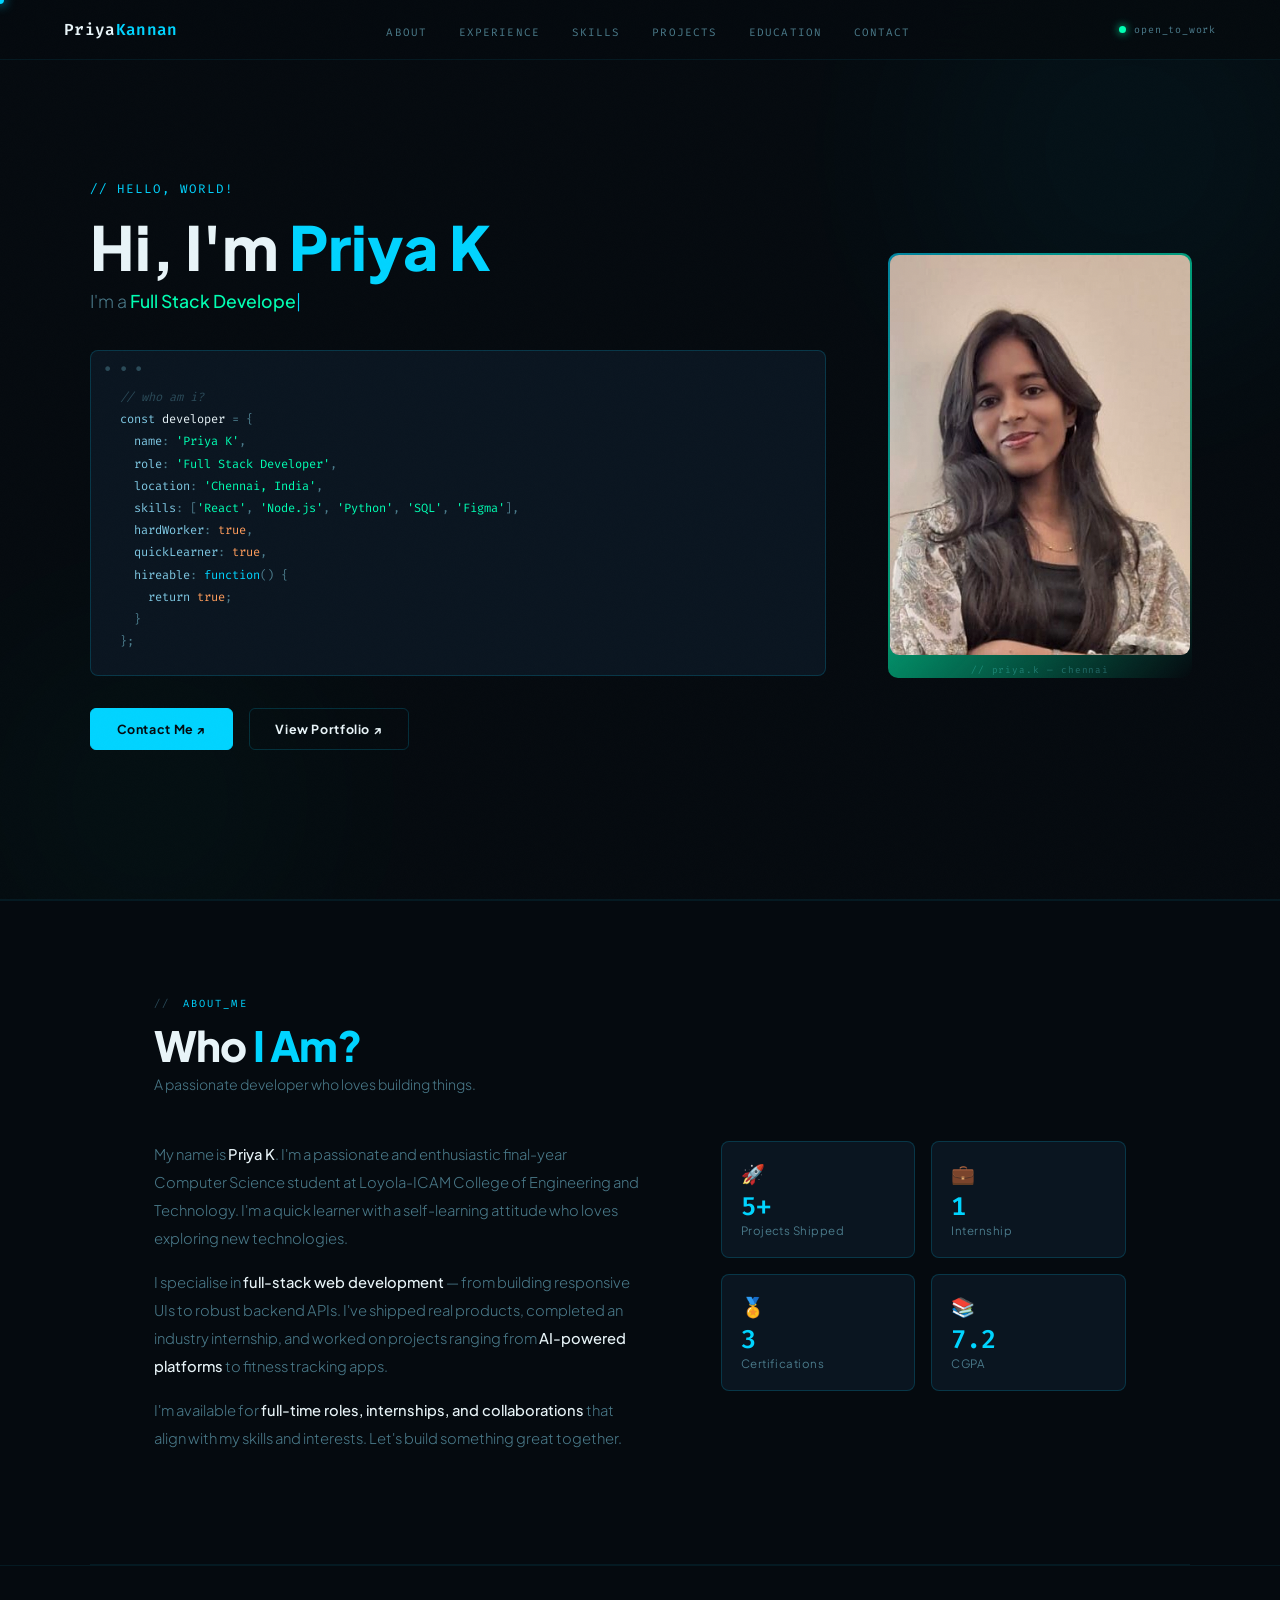
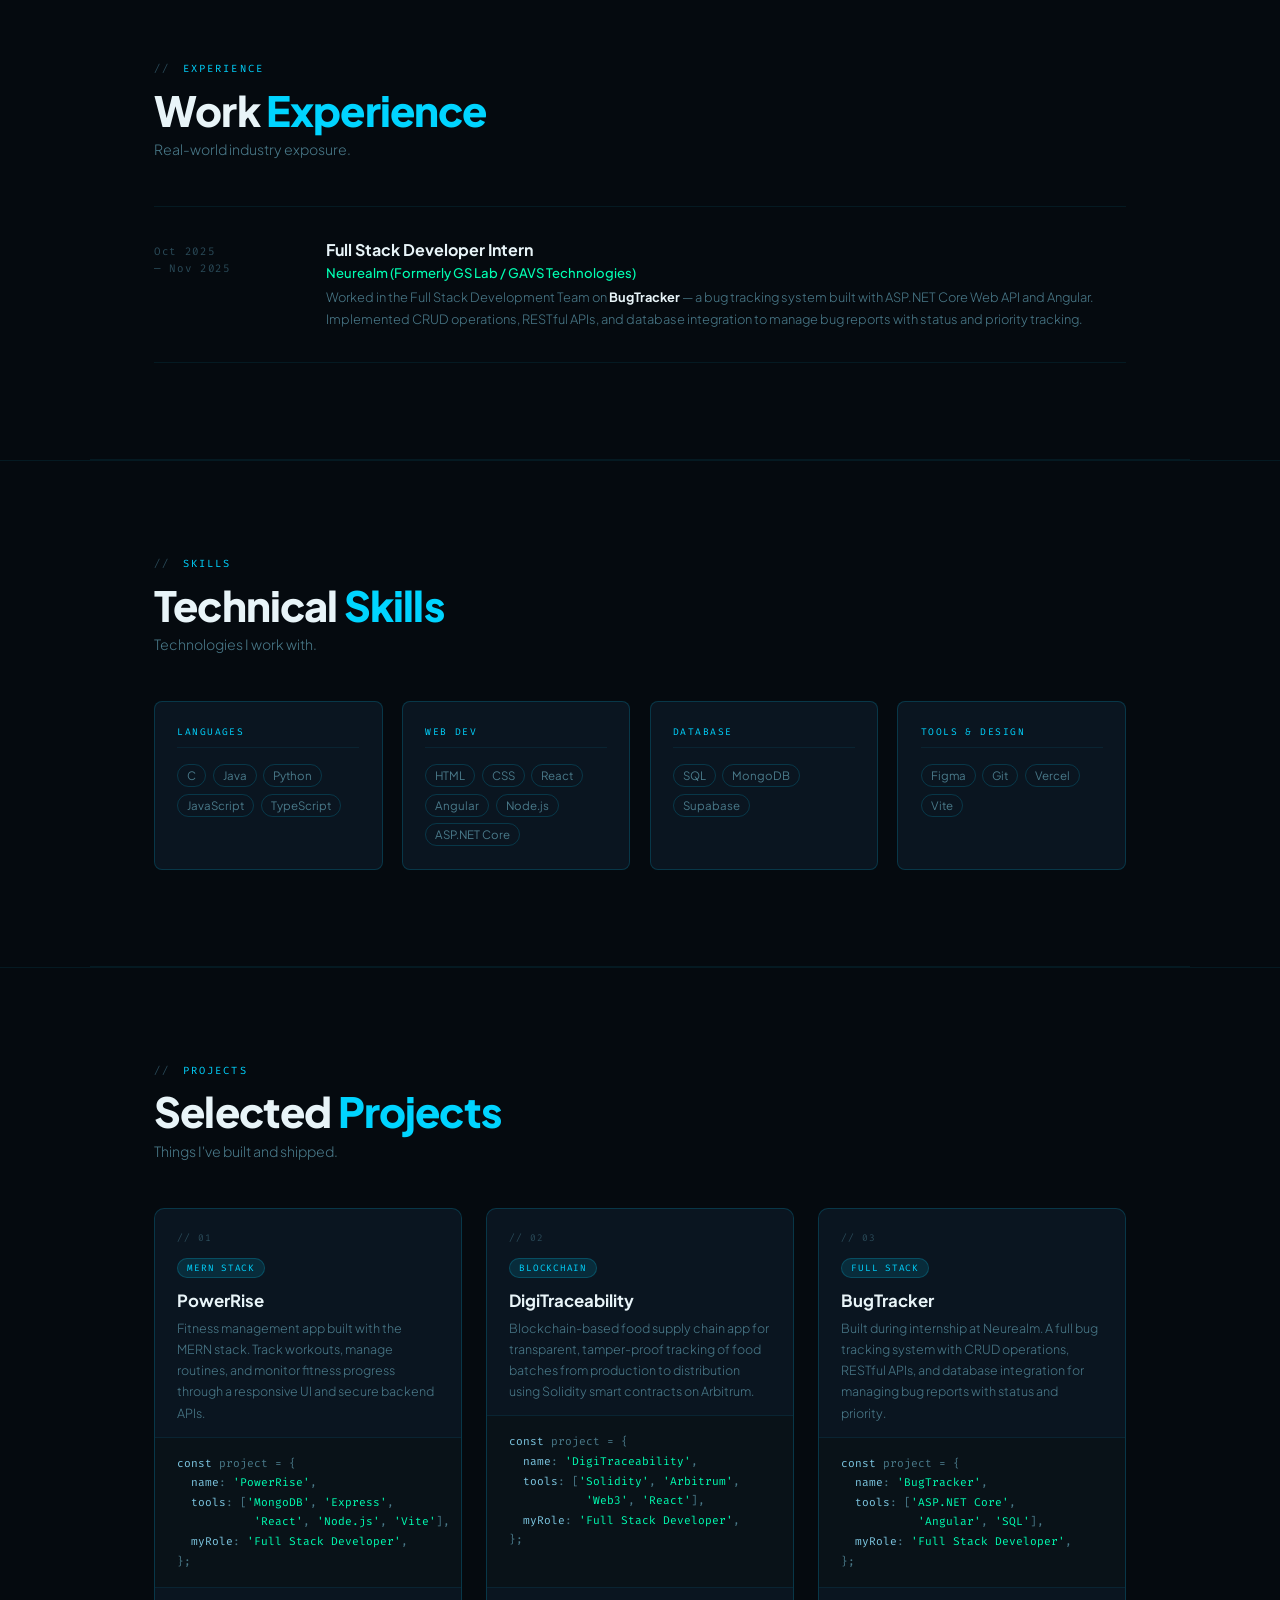
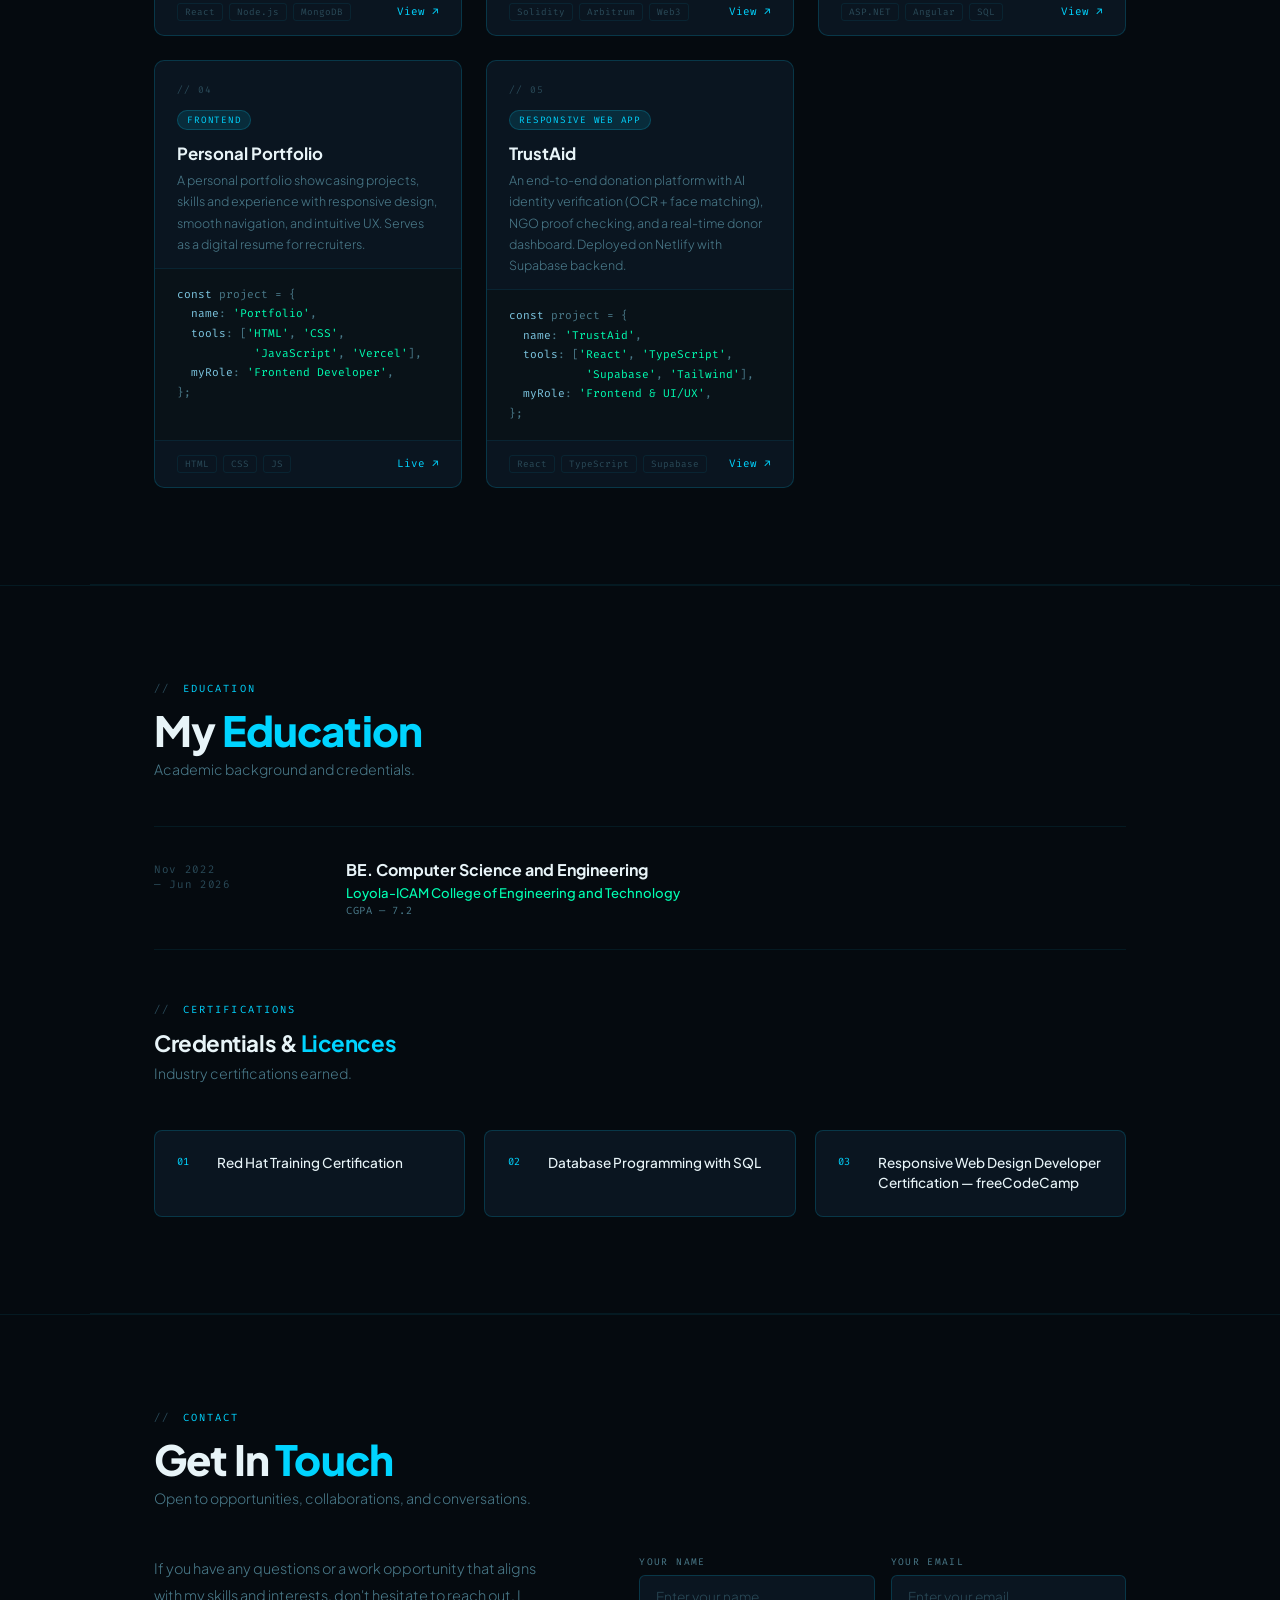
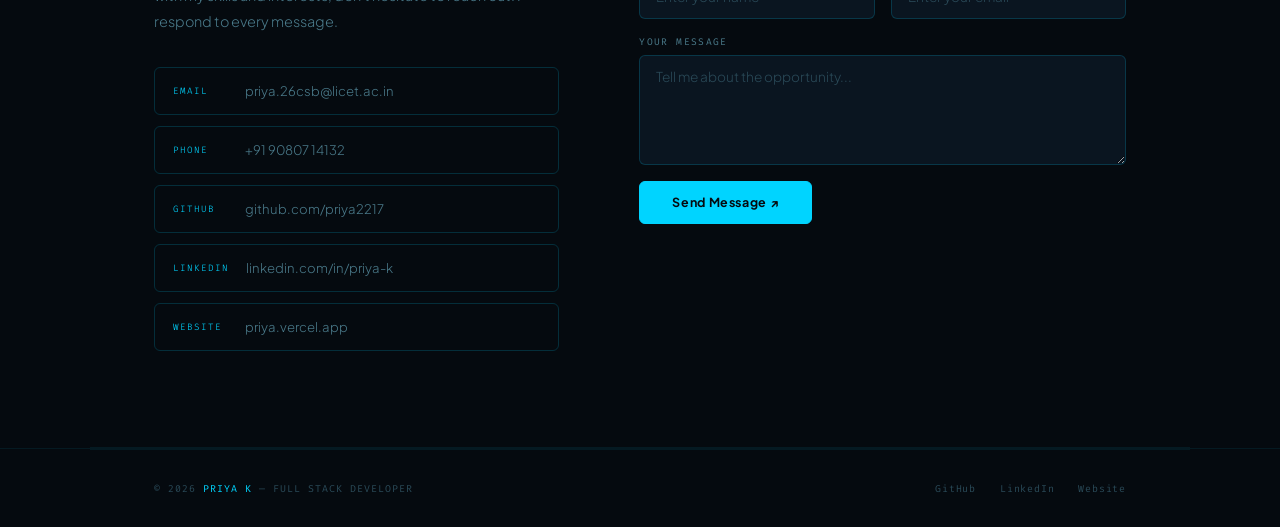
<file: priya_portfolio (3).html>
<!DOCTYPE html>
<html lang="en">
<head>
<meta charset="UTF-8"/>
<meta name="viewport" content="width=device-width, initial-scale=1.0"/>
<title>Priya K — Full Stack Developer</title>
<link href="https://fonts.googleapis.com/css2?family=Fira+Code:wght@300;400;500;600&family=Plus+Jakarta+Sans:wght@300;400;500;600;700;800&display=swap" rel="stylesheet"/>
<style>
*,*::before,*::after{box-sizing:border-box;margin:0;padding:0}
:root{
  --bg:#050A0F;
  --bg2:#091218;
  --bg3:#0D1A24;
  --card:#0A1520;
  --accent:#00D4FF;
  --accent2:#00FFB3;
  --accent-dim:rgba(0,212,255,0.12);
  --accent-glow:rgba(0,212,255,0.25);
  --white:#E8F4F8;
  --muted:#4A7A8A;
  --muted2:#2A4A58;
  --line:rgba(0,212,255,0.08);
  --line2:rgba(0,212,255,0.18);
  --border:rgba(0,212,255,0.15);
}
html{scroll-behavior:smooth}
body{font-family:'Plus Jakarta Sans',sans-serif;background:var(--bg);color:var(--white);overflow-x:hidden;cursor:none}

/* CURSOR */
#cur{position:fixed;width:8px;height:8px;background:var(--accent);border-radius:50%;pointer-events:none;z-index:9999;transform:translate(-50%,-50%);box-shadow:0 0 12px var(--accent)}
#cur-ring{position:fixed;width:32px;height:32px;border:1px solid rgba(0,212,255,0.4);border-radius:50%;pointer-events:none;z-index:9998;transform:translate(-50%,-50%);transition:width .3s,height .3s,border-color .2s}
body.hov #cur{width:14px;height:14px;opacity:.7}
body.hov #cur-ring{width:50px;height:50px;border-color:var(--accent)}

/* SCROLLBAR */
::-webkit-scrollbar{width:4px}
::-webkit-scrollbar-track{background:var(--bg)}
::-webkit-scrollbar-thumb{background:var(--accent);border-radius:2px}
@keyframes blink-cur{0%,100%{opacity:1}50%{opacity:0}}

/* NOISE */
body::after{content:'';position:fixed;inset:0;z-index:999;pointer-events:none;opacity:.018;
  background-image:url("data:image/svg+xml,%3Csvg viewBox='0 0 256 256' xmlns='http://www.w3.org/2000/svg'%3E%3Cfilter id='n'%3E%3CfeTurbulence type='fractalNoise' baseFrequency='0.9' numOctaves='4' stitchTiles='stitch'/%3E%3C/filter%3E%3Crect width='100%25' height='100%25' filter='url(%23n)'/%3E%3C/svg%3E");
  background-size:180px}

/* NAV */
nav{position:fixed;top:0;left:0;right:0;z-index:500;display:flex;align-items:center;justify-content:space-between;padding:1.2rem 4rem;border-bottom:1px solid var(--line);background:rgba(5,10,15,0.92);backdrop-filter:blur(24px)}
.nav-logo{font-family:'Fira Code',monospace;font-size:1rem;color:var(--accent);font-weight:600;letter-spacing:0.02em}
.nav-logo span{color:var(--white)}
.nav-links{display:flex;gap:2rem;list-style:none}
.nav-links a{font-family:'Fira Code',monospace;font-size:0.68rem;letter-spacing:0.1em;text-transform:uppercase;color:var(--muted);text-decoration:none;transition:color .2s;position:relative}
.nav-links a::after{content:'';position:absolute;bottom:-4px;left:0;width:0;height:1px;background:var(--accent);transition:width .25s}
.nav-links a:hover{color:var(--accent)}
.nav-links a:hover::after{width:100%}
.nav-dot{display:flex;align-items:center;gap:.5rem;font-family:'Fira Code',monospace;font-size:.62rem;color:var(--muted);letter-spacing:.08em}
.nav-dot::before{content:'';width:7px;height:7px;border-radius:50%;background:var(--accent2);box-shadow:0 0 8px var(--accent2);animation:pulse 2s infinite}
@keyframes pulse{0%,100%{opacity:1;transform:scale(1)}50%{opacity:.4;transform:scale(.8)}}

/* HERO */
#hero{min-height:100vh;display:flex;flex-direction:column;justify-content:center;padding:6rem 4rem 4rem;position:relative;overflow:hidden;border-bottom:1px solid var(--line)}
.blob{position:absolute;border-radius:50%;filter:blur(80px);pointer-events:none;opacity:.35}
.blob1{width:500px;height:500px;background:radial-gradient(circle,rgba(0,212,255,0.15),transparent);top:-100px;right:-100px}
.blob2{width:400px;height:400px;background:radial-gradient(circle,rgba(0,255,179,0.1),transparent);bottom:-100px;left:-50px}
.hero-inner{display:grid;grid-template-columns:1fr 300px;gap:4rem;align-items:center;max-width:1100px;margin:0 auto;width:100%}
.hero-greeting{font-family:'Fira Code',monospace;font-size:.78rem;color:var(--accent);letter-spacing:.16em;text-transform:uppercase;margin-bottom:1rem;opacity:0;animation:fadeUp .6s .1s forwards}
.hero-title{font-size:clamp(2.2rem,5vw,3.8rem);font-weight:800;line-height:1.1;color:var(--white);margin-bottom:.6rem;opacity:0;animation:fadeUp .7s .25s forwards}
.hero-title span{color:var(--accent)}
.hero-sub{font-size:1.1rem;font-weight:300;color:var(--muted);margin-bottom:2rem;opacity:0;animation:fadeUp .7s .4s forwards;min-height:1.6em}
.hero-sub b{color:var(--accent2);font-weight:500}
.hero-code{background:var(--card);border:1px solid var(--line2);border-radius:8px;padding:1.4rem 1.8rem;font-family:'Fira Code',monospace;font-size:.75rem;line-height:1.85;color:var(--muted);margin-bottom:2rem;opacity:0;animation:fadeUp .7s .55s forwards;position:relative;overflow:hidden}
.hero-code::before{content:'● ● ●';position:absolute;top:.6rem;left:.9rem;font-size:.55rem;color:var(--muted2);letter-spacing:.3em}
.hero-code .code-top{margin-top:.8rem}
.c-key{color:#7EC8E3}.c-str{color:var(--accent2)}.c-bool{color:#FF9D5C}.c-fn{color:var(--accent)}.c-num{color:#C792EA}.c-cmt{color:var(--muted2);font-style:italic}
.hero-btns{display:flex;gap:1rem;flex-wrap:wrap;opacity:0;animation:fadeUp .7s .7s forwards}
.btn{display:inline-flex;align-items:center;gap:.5rem;padding:.75rem 1.6rem;font-family:'Plus Jakarta Sans',sans-serif;font-size:.78rem;font-weight:700;letter-spacing:.05em;text-decoration:none;border-radius:6px;transition:all .22s;cursor:none;border:1px solid transparent}
.btn-primary{background:var(--accent);color:var(--bg);border-color:var(--accent)}
.btn-primary:hover{background:transparent;color:var(--accent);box-shadow:0 0 24px var(--accent-glow)}
.btn-outline{background:transparent;color:var(--white);border-color:var(--line2)}
.btn-outline:hover{border-color:var(--accent);color:var(--accent)}
.hero-img-wrap{opacity:0;animation:fadeUp .8s .5s forwards;position:relative}
.hero-img-wrap::before{content:'';position:absolute;inset:-2px;border-radius:10px;background:linear-gradient(135deg,var(--accent),var(--accent2),transparent);z-index:0;opacity:.6}
.hero-img{width:100%;aspect-ratio:3/4;object-fit:cover;object-position:top;border-radius:9px;display:block;position:relative;z-index:1;filter:contrast(1.05)}
.hero-img-label{font-family:'Fira Code',monospace;font-size:.58rem;color:var(--muted2);text-align:center;margin-top:.6rem;letter-spacing:.1em}
@keyframes fadeUp{from{opacity:0;transform:translateY(24px)}to{opacity:1;transform:translateY(0)}}

/* SECTIONS */
.section{padding:6rem 4rem;border-bottom:1px solid var(--line);max-width:1100px;margin:0 auto;width:100%}
.section-wrap{border-bottom:1px solid var(--line)}
.section-wrap:last-child{border-bottom:none}
.sec-tag{font-family:'Fira Code',monospace;font-size:.65rem;letter-spacing:.2em;text-transform:uppercase;color:var(--accent);margin-bottom:.8rem;display:flex;align-items:center;gap:.8rem}
.sec-tag::before{content:'//';color:var(--muted2)}
.sec-title{font-size:clamp(1.8rem,3.5vw,2.6rem);font-weight:800;color:var(--white);letter-spacing:-.02em;line-height:1.1;margin-bottom:.4rem}
.sec-title span{color:var(--accent)}
.sec-sub{font-size:.88rem;color:var(--muted);margin-bottom:3rem;font-weight:300}

/* ABOUT */
.about-grid{display:grid;grid-template-columns:1.2fr 1fr;gap:5rem;align-items:start}
.about-p{font-size:.92rem;font-weight:300;color:var(--muted);line-height:1.9;margin-bottom:1rem}
.about-p strong{color:var(--white);font-weight:500}
.about-cards{display:grid;grid-template-columns:1fr 1fr;gap:1rem}
.a-card{background:var(--card);border:1px solid var(--line2);border-radius:8px;padding:1.2rem;transition:border-color .2s,background .2s}
.a-card:hover{border-color:var(--accent);background:rgba(0,212,255,0.04)}
.a-card-icon{font-size:1.2rem;margin-bottom:.5rem}
.a-card-num{font-family:'Fira Code',monospace;font-size:1.6rem;font-weight:600;color:var(--accent);line-height:1}
.a-card-label{font-size:.72rem;color:var(--muted);margin-top:.2rem;letter-spacing:.04em}

/* EXPERIENCE */
.exp-list{display:flex;flex-direction:column;gap:0}
.exp-row{display:grid;grid-template-columns:140px 1fr;gap:2rem;padding:2rem 0;border-bottom:1px solid var(--line);transition:padding .2s}
.exp-row:first-child{border-top:1px solid var(--line)}
.exp-row:hover{padding-left:.6rem}
.exp-date{font-family:'Fira Code',monospace;font-size:.68rem;color:var(--muted2);letter-spacing:.06em;padding-top:.2rem;line-height:1.6}
.exp-role{font-size:1rem;font-weight:700;color:var(--white);margin-bottom:.2rem;transition:color .2s}
.exp-row:hover .exp-role{color:var(--accent)}
.exp-company{font-size:.82rem;color:var(--accent2);margin-bottom:.4rem;font-weight:500}
.exp-desc{font-size:.8rem;color:var(--muted);line-height:1.7;font-weight:300}

/* SKILLS */
.skills-outer{display:grid;grid-template-columns:repeat(4,1fr);gap:1.2rem}
.skill-box{background:var(--card);border:1px solid var(--line2);border-radius:8px;padding:1.4rem;transition:all .2s}
.skill-box:hover{border-color:var(--accent);transform:translateY(-3px);box-shadow:0 8px 32px var(--accent-dim)}
.skill-box-label{font-family:'Fira Code',monospace;font-size:.6rem;letter-spacing:.15em;text-transform:uppercase;color:var(--accent);margin-bottom:1rem;padding-bottom:.6rem;border-bottom:1px solid var(--line)}
.skill-pills{display:flex;flex-wrap:wrap;gap:.4rem}
.skill-pill{font-size:.72rem;color:var(--muted);padding:3px 9px;border:1px solid var(--line2);border-radius:20px;transition:all .18s}
.skill-box:hover .skill-pill{color:var(--white);border-color:rgba(0,212,255,.3)}

/* PROJECTS */
.proj-grid{display:grid;grid-template-columns:repeat(auto-fit,minmax(300px,1fr));gap:1.5rem}
.proj-card{background:var(--card);border:1px solid var(--line2);border-radius:10px;overflow:hidden;transition:all .25s;display:flex;flex-direction:column}
.proj-card:hover{border-color:var(--accent);transform:translateY(-4px);box-shadow:0 16px 48px var(--accent-dim)}
.proj-card-top{padding:1.4rem 1.4rem .8rem;border-bottom:1px solid var(--line)}
.proj-num{font-family:'Fira Code',monospace;font-size:.6rem;color:var(--muted2);letter-spacing:.1em;margin-bottom:.6rem}
.proj-card:hover .proj-num{color:var(--accent)}
.proj-title{font-size:1.05rem;font-weight:700;color:var(--white);margin-bottom:.4rem;transition:color .2s}
.proj-card:hover .proj-title{color:var(--accent)}
.proj-badge{display:inline-block;font-family:'Fira Code',monospace;font-size:.58rem;letter-spacing:.08em;text-transform:uppercase;padding:3px 9px;border-radius:20px;background:var(--accent-dim);color:var(--accent);border:1px solid rgba(0,212,255,.2);margin-bottom:.8rem}
.proj-desc{font-size:.78rem;color:var(--muted);line-height:1.7;font-weight:300}
.proj-code{background:var(--bg2);margin:0;padding:1rem 1.4rem;font-family:'Fira Code',monospace;font-size:.7rem;line-height:1.75;color:var(--muted);flex:1}
.proj-footer{padding:.9rem 1.4rem;display:flex;align-items:center;justify-content:space-between;border-top:1px solid var(--line)}
.proj-stack{display:flex;flex-wrap:wrap;gap:.35rem}
.proj-chip{font-family:'Fira Code',monospace;font-size:.58rem;color:var(--muted2);padding:2px 7px;border:1px solid var(--line);border-radius:3px}
.proj-link{font-family:'Fira Code',monospace;font-size:.68rem;color:var(--accent);text-decoration:none;transition:all .18s}
.proj-link:hover{color:var(--accent2);letter-spacing:.05em}

/* EDUCATION */
.edu-list{display:flex;flex-direction:column}
.edu-row{display:grid;grid-template-columns:160px 1fr;gap:2rem;padding:2rem 0;border-bottom:1px solid var(--line);transition:padding .2s}
.edu-row:first-child{border-top:1px solid var(--line)}
.edu-row:hover{padding-left:.6rem}
.edu-period{font-family:'Fira Code',monospace;font-size:.68rem;color:var(--muted2);letter-spacing:.06em;padding-top:.2rem}
.edu-deg{font-size:1rem;font-weight:700;color:var(--white);margin-bottom:.25rem;transition:color .2s}
.edu-row:hover .edu-deg{color:var(--accent)}
.edu-school{font-size:.82rem;color:var(--accent2);font-weight:500;margin-bottom:.2rem}
.edu-detail{font-family:'Fira Code',monospace;font-size:.65rem;color:var(--muted);letter-spacing:.06em}

/* CERTS */
.cert-grid{display:grid;grid-template-columns:repeat(3,1fr);gap:1.2rem}
.cert-card{background:var(--card);border:1px solid var(--line2);border-radius:8px;padding:1.4rem;display:flex;gap:1rem;align-items:flex-start;transition:all .2s}
.cert-card:hover{border-color:var(--accent);background:rgba(0,212,255,.03)}
.cert-num{font-family:'Fira Code',monospace;font-size:.65rem;color:var(--accent);min-width:1.5rem;padding-top:.1rem}
.cert-name{font-size:.85rem;color:var(--white);font-weight:500;line-height:1.5}

/* CONTACT */
.contact-grid{display:grid;grid-template-columns:1fr 1.2fr;gap:5rem;align-items:start}
.contact-desc{font-size:.9rem;color:var(--muted);line-height:1.85;font-weight:300;margin-bottom:2rem}
.contact-items{display:flex;flex-direction:column;gap:.7rem}
.c-item{display:flex;align-items:center;gap:1rem;padding:.9rem 1.1rem;border:1px solid var(--line2);border-radius:6px;text-decoration:none;color:var(--muted);font-size:.82rem;font-weight:300;transition:all .22s}
.c-item:hover{border-color:var(--accent);color:var(--white);background:var(--accent-dim)}
.c-label{font-family:'Fira Code',monospace;font-size:.58rem;letter-spacing:.12em;text-transform:uppercase;color:var(--accent);min-width:3.5rem}
.form{display:flex;flex-direction:column;gap:1rem}
.form-row{display:grid;grid-template-columns:1fr 1fr;gap:1rem}
.fg{display:flex;flex-direction:column;gap:.4rem}
.fl{font-family:'Fira Code',monospace;font-size:.6rem;letter-spacing:.14em;text-transform:uppercase;color:var(--muted)}
.fi,.ft{background:var(--card);border:1px solid var(--line2);border-radius:6px;padding:.8rem 1rem;font-family:'Plus Jakarta Sans',sans-serif;font-size:.85rem;font-weight:300;color:var(--white);outline:none;transition:border-color .2s;width:100%}
.fi:focus,.ft:focus{border-color:var(--accent);box-shadow:0 0 0 3px var(--accent-dim)}
.fi::placeholder,.ft::placeholder{color:var(--muted2)}
.ft{min-height:110px;resize:vertical}
.fsub{align-self:flex-start;background:var(--accent);color:var(--bg);border:1px solid var(--accent);border-radius:6px;padding:.8rem 2rem;font-family:'Plus Jakarta Sans',sans-serif;font-size:.78rem;font-weight:700;letter-spacing:.05em;cursor:none;transition:all .22s}
.fsub:hover{background:transparent;color:var(--accent);box-shadow:0 0 20px var(--accent-glow)}

/* FOOTER */
footer{padding:2rem 4rem;display:flex;align-items:center;justify-content:space-between;max-width:1100px;margin:0 auto;border-top:1px solid var(--line)}
.fc{font-family:'Fira Code',monospace;font-size:.62rem;letter-spacing:.1em;text-transform:uppercase;color:var(--muted2)}
.fc span{color:var(--accent)}
.footer-links{display:flex;gap:1.5rem}
.footer-links a{font-family:'Fira Code',monospace;font-size:.62rem;color:var(--muted2);text-decoration:none;letter-spacing:.08em;transition:color .2s}
.footer-links a:hover{color:var(--accent)}

/* REVEAL */
.reveal{opacity:0;transform:translateY(28px);transition:opacity .7s ease,transform .7s ease}
.reveal.visible{opacity:1;transform:translateY(0)}
.rd1{transition-delay:.1s}.rd2{transition-delay:.2s}.rd3{transition-delay:.3s}.rd4{transition-delay:.4s}

/* RESPONSIVE */
@media(max-width:960px){
  nav{padding:1rem 1.5rem}
  .nav-dot{display:none}
  .hero-inner,.about-grid,.contact-grid{grid-template-columns:1fr}
  #hero{padding:7rem 1.5rem 4rem}
  .hero-img-wrap{display:none}
  .section{padding:4rem 1.5rem}
  .skills-outer{grid-template-columns:repeat(2,1fr)}
  .cert-grid{grid-template-columns:1fr}
  .form-row{grid-template-columns:1fr}
  footer{padding:1.5rem;flex-direction:column;gap:1rem;text-align:center}
  .blob{opacity:.2}
}
@media(max-width:520px){
  .skills-outer,.proj-grid{grid-template-columns:1fr}
  .nav-links{gap:1rem}
  .about-cards{grid-template-columns:1fr 1fr}
}
</style>
</head>
<body>
<div id="cur"></div>
<div id="cur-ring"></div>

<!-- NAV -->
<nav>
  <div class="nav-logo"><span>Priya</span>Kannan</div>
  <ul class="nav-links">
    <li><a href="#about">About</a></li>
    <li><a href="#experience">Experience</a></li>
    <li><a href="#skills">Skills</a></li>
    <li><a href="#projects">Projects</a></li>
    <li><a href="#education">Education</a></li>
    <li><a href="#contact">Contact</a></li>
  </ul>
  <div class="nav-dot">open_to_work</div>
</nav>

<!-- HERO -->
<div class="section-wrap">
<div id="hero">
  <div class="blob blob1"></div>
  <div class="blob blob2"></div>
  <div class="hero-inner">
    <div>
      <div class="hero-greeting">// Hello, World!</div>
      <h1 class="hero-title">Hi, I'm <span>Priya K</span></h1>
      <p class="hero-sub">I'm a <b id="typewriter"></b><span id="type-cursor" style="color:var(--accent);animation:blink-cur .8s infinite">|</span></p>
      <div class="hero-code">
        <div class="code-top">
<span class="c-cmt">// who am i?</span>
<br><span class="c-key">const</span> <span style="color:var(--white)">developer</span> = {
<br>&nbsp;&nbsp;<span class="c-key">name</span>: <span class="c-str">'Priya K'</span>,
<br>&nbsp;&nbsp;<span class="c-key">role</span>: <span class="c-str">'Full Stack Developer'</span>,
<br>&nbsp;&nbsp;<span class="c-key">location</span>: <span class="c-str">'Chennai, India'</span>,
<br>&nbsp;&nbsp;<span class="c-key">skills</span>: [<span class="c-str">'React'</span>, <span class="c-str">'Node.js'</span>, <span class="c-str">'Python'</span>, <span class="c-str">'SQL'</span>, <span class="c-str">'Figma'</span>],
<br>&nbsp;&nbsp;<span class="c-key">hardWorker</span>: <span class="c-bool">true</span>,
<br>&nbsp;&nbsp;<span class="c-key">quickLearner</span>: <span class="c-bool">true</span>,
<br>&nbsp;&nbsp;<span class="c-key">hireable</span>: <span class="c-fn">function</span>() {
<br>&nbsp;&nbsp;&nbsp;&nbsp;<span class="c-key">return</span> <span class="c-bool">true</span>;
<br>&nbsp;&nbsp;}
<br>};
        </div>
      </div>
      <div class="hero-btns">
        <a href="#contact" class="btn btn-primary">Contact Me ↗</a>
        <a href="https://priya.vercel.app" target="_blank" class="btn btn-outline">View Portfolio ↗</a>
      </div>
    </div>
    <div class="hero-img-wrap">
      <img class="hero-img" src="[data-uri]" alt="Priya K"/>
      <div class="hero-img-label">// priya.k — chennai</div>
    </div>
  </div>
</div>
</div>

<!-- ABOUT -->
<div class="section-wrap">
<div class="section" id="about">
  <div class="sec-tag">about_me</div>
  <h2 class="sec-title">Who <span>I Am?</span></h2>
  <p class="sec-sub">A passionate developer who loves building things.</p>
  <div class="about-grid">
    <div class="reveal">
      <p class="about-p">My name is <strong>Priya K</strong>. I'm a passionate and enthusiastic final-year Computer Science student at Loyola-ICAM College of Engineering and Technology. I'm a quick learner with a self-learning attitude who loves exploring new technologies.</p>
      <p class="about-p">I specialise in <strong>full-stack web development</strong> — from building responsive UIs to robust backend APIs. I've shipped real products, completed an industry internship, and worked on projects ranging from <strong>AI-powered platforms</strong> to fitness tracking apps.</p>
      <p class="about-p">I'm available for <strong>full-time roles, internships, and collaborations</strong> that align with my skills and interests. Let's build something great together.</p>
    </div>
    <div class="about-cards reveal rd1">
      <div class="a-card"><div class="a-card-icon">🚀</div><div class="a-card-num">5+</div><div class="a-card-label">Projects Shipped</div></div>
      <div class="a-card"><div class="a-card-icon">💼</div><div class="a-card-num">1</div><div class="a-card-label">Internship</div></div>
      <div class="a-card"><div class="a-card-icon">🏅</div><div class="a-card-num">3</div><div class="a-card-label">Certifications</div></div>
      <div class="a-card"><div class="a-card-icon">📚</div><div class="a-card-num">7.2</div><div class="a-card-label">CGPA</div></div>
    </div>
  </div>
</div>
</div>

<!-- EXPERIENCE -->
<div class="section-wrap">
<div class="section" id="experience">
  <div class="sec-tag">experience</div>
  <h2 class="sec-title">Work <span>Experience</span></h2>
  <p class="sec-sub">Real-world industry exposure.</p>
  <div class="exp-list">
    <div class="exp-row reveal">
      <div class="exp-date">Oct 2025<br>— Nov 2025</div>
      <div>
        <div class="exp-role">Full Stack Developer Intern</div>
        <div class="exp-company">Neurealm (Formerly GS Lab / GAVS Technologies)</div>
        <div class="exp-desc">Worked in the Full Stack Development Team on <strong style="color:var(--white)">BugTracker</strong> — a bug tracking system built with ASP.NET Core Web API and Angular. Implemented CRUD operations, RESTful APIs, and database integration to manage bug reports with status and priority tracking.</div>
      </div>
    </div>
  </div>
</div>
</div>

<!-- SKILLS -->
<div class="section-wrap">
<div class="section" id="skills">
  <div class="sec-tag">skills</div>
  <h2 class="sec-title">Technical <span>Skills</span></h2>
  <p class="sec-sub">Technologies I work with.</p>
  <div class="skills-outer reveal">
    <div class="skill-box">
      <div class="skill-box-label">Languages</div>
      <div class="skill-pills">
        <span class="skill-pill">C</span><span class="skill-pill">Java</span><span class="skill-pill">Python</span><span class="skill-pill">JavaScript</span><span class="skill-pill">TypeScript</span>
      </div>
    </div>
    <div class="skill-box">
      <div class="skill-box-label">Web Dev</div>
      <div class="skill-pills">
        <span class="skill-pill">HTML</span><span class="skill-pill">CSS</span><span class="skill-pill">React</span><span class="skill-pill">Angular</span><span class="skill-pill">Node.js</span><span class="skill-pill">ASP.NET Core</span>
      </div>
    </div>
    <div class="skill-box">
      <div class="skill-box-label">Database</div>
      <div class="skill-pills">
        <span class="skill-pill">SQL</span><span class="skill-pill">MongoDB</span><span class="skill-pill">Supabase</span>
      </div>
    </div>
    <div class="skill-box">
      <div class="skill-box-label">Tools & Design</div>
      <div class="skill-pills">
        <span class="skill-pill">Figma</span><span class="skill-pill">Git</span><span class="skill-pill">Vercel</span><span class="skill-pill">Vite</span>
      </div>
    </div>
  </div>
</div>
</div>

<!-- PROJECTS -->
<div class="section-wrap">
<div class="section" id="projects">
  <div class="sec-tag">projects</div>
  <h2 class="sec-title">Selected <span>Projects</span></h2>
  <p class="sec-sub">Things I've built and shipped.</p>
  <div class="proj-grid">

    <div class="proj-card reveal">
      <div class="proj-card-top">
        <div class="proj-num">// 01</div>
        <div class="proj-badge">MERN Stack</div>
        <div class="proj-title">PowerRise</div>
        <div class="proj-desc">Fitness management app built with the MERN stack. Track workouts, manage routines, and monitor fitness progress through a responsive UI and secure backend APIs.</div>
      </div>
      <pre class="proj-code"><span class="c-key">const</span> project = {
  <span class="c-key">name</span>: <span class="c-str">'PowerRise'</span>,
  <span class="c-key">tools</span>: [<span class="c-str">'MongoDB'</span>, <span class="c-str">'Express'</span>,
           <span class="c-str">'React'</span>, <span class="c-str">'Node.js'</span>, <span class="c-str">'Vite'</span>],
  <span class="c-key">myRole</span>: <span class="c-str">'Full Stack Developer'</span>,
};</pre>
      <div class="proj-footer">
        <div class="proj-stack"><span class="proj-chip">React</span><span class="proj-chip">Node.js</span><span class="proj-chip">MongoDB</span></div>
        <a href="https://github.com/priya2217" target="_blank" class="proj-link">View ↗</a>
      </div>
    </div>

    <div class="proj-card reveal rd1">
      <div class="proj-card-top">
        <div class="proj-num">// 02</div>
        <div class="proj-badge">Blockchain</div>
        <div class="proj-title">DigiTraceability</div>
        <div class="proj-desc">Blockchain-based food supply chain app for transparent, tamper-proof tracking of food batches from production to distribution using Solidity smart contracts on Arbitrum.</div>
      </div>
      <pre class="proj-code"><span class="c-key">const</span> project = {
  <span class="c-key">name</span>: <span class="c-str">'DigiTraceability'</span>,
  <span class="c-key">tools</span>: [<span class="c-str">'Solidity'</span>, <span class="c-str">'Arbitrum'</span>,
           <span class="c-str">'Web3'</span>, <span class="c-str">'React'</span>],
  <span class="c-key">myRole</span>: <span class="c-str">'Full Stack Developer'</span>,
};</pre>
      <div class="proj-footer">
        <div class="proj-stack"><span class="proj-chip">Solidity</span><span class="proj-chip">Arbitrum</span><span class="proj-chip">Web3</span></div>
        <a href="https://github.com/priya2217" target="_blank" class="proj-link">View ↗</a>
      </div>
    </div>

    <div class="proj-card reveal rd2">
      <div class="proj-card-top">
        <div class="proj-num">// 03</div>
        <div class="proj-badge">Full Stack</div>
        <div class="proj-title">BugTracker</div>
        <div class="proj-desc">Built during internship at Neurealm. A full bug tracking system with CRUD operations, RESTful APIs, and database integration for managing bug reports with status and priority.</div>
      </div>
      <pre class="proj-code"><span class="c-key">const</span> project = {
  <span class="c-key">name</span>: <span class="c-str">'BugTracker'</span>,
  <span class="c-key">tools</span>: [<span class="c-str">'ASP.NET Core'</span>,
           <span class="c-str">'Angular'</span>, <span class="c-str">'SQL'</span>],
  <span class="c-key">myRole</span>: <span class="c-str">'Full Stack Developer'</span>,
};</pre>
      <div class="proj-footer">
        <div class="proj-stack"><span class="proj-chip">ASP.NET</span><span class="proj-chip">Angular</span><span class="proj-chip">SQL</span></div>
        <a href="https://github.com/priya2217" target="_blank" class="proj-link">View ↗</a>
      </div>
    </div>

    <div class="proj-card reveal rd3">
      <div class="proj-card-top">
        <div class="proj-num">// 04</div>
        <div class="proj-badge">Frontend</div>
        <div class="proj-title">Personal Portfolio</div>
        <div class="proj-desc">A personal portfolio showcasing projects, skills and experience with responsive design, smooth navigation, and intuitive UX. Serves as a digital resume for recruiters.</div>
      </div>
      <pre class="proj-code"><span class="c-key">const</span> project = {
  <span class="c-key">name</span>: <span class="c-str">'Portfolio'</span>,
  <span class="c-key">tools</span>: [<span class="c-str">'HTML'</span>, <span class="c-str">'CSS'</span>,
           <span class="c-str">'JavaScript'</span>, <span class="c-str">'Vercel'</span>],
  <span class="c-key">myRole</span>: <span class="c-str">'Frontend Developer'</span>,
};</pre>
      <div class="proj-footer">
        <div class="proj-stack"><span class="proj-chip">HTML</span><span class="proj-chip">CSS</span><span class="proj-chip">JS</span></div>
        <a href="https://priya.vercel.app" target="_blank" class="proj-link">Live ↗</a>
      </div>
    </div>

    <div class="proj-card reveal rd1">
      <div class="proj-card-top">
        <div class="proj-num">// 05</div>
        <div class="proj-badge">Responsive Web App</div>
        <div class="proj-title">TrustAid</div>
        <div class="proj-desc">An end-to-end donation platform with AI identity verification (OCR + face matching), NGO proof checking, and a real-time donor dashboard. Deployed on Netlify with Supabase backend.</div>
      </div>
      <pre class="proj-code"><span class="c-key">const</span> project = {
  <span class="c-key">name</span>: <span class="c-str">'TrustAid'</span>,
  <span class="c-key">tools</span>: [<span class="c-str">'React'</span>, <span class="c-str">'TypeScript'</span>,
           <span class="c-str">'Supabase'</span>, <span class="c-str">'Tailwind'</span>],
  <span class="c-key">myRole</span>: <span class="c-str">'Frontend & UI/UX'</span>,
};</pre>
      <div class="proj-footer">
        <div class="proj-stack"><span class="proj-chip">React</span><span class="proj-chip">TypeScript</span><span class="proj-chip">Supabase</span></div>
        <a href="https://github.com/priya2217/TrustAid" target="_blank" class="proj-link">View ↗</a>
      </div>
    </div>

  </div>
</div>
</div>

<!-- EDUCATION -->
<div class="section-wrap">
<div class="section" id="education">
  <div class="sec-tag">education</div>
  <h2 class="sec-title">My <span>Education</span></h2>
  <p class="sec-sub">Academic background and credentials.</p>
  <div class="edu-list reveal">
    <div class="edu-row">
      <div class="edu-period">Nov 2022<br>— Jun 2026</div>
      <div>
        <div class="edu-deg">BE. Computer Science and Engineering</div>
        <div class="edu-school">Loyola-ICAM College of Engineering and Technology</div>
        <div class="edu-detail">CGPA — 7.2</div>
      </div>
    </div>
  </div>
  <br>
  <div class="sec-tag" style="margin-top:2rem">certifications</div>
  <h3 style="font-size:1.4rem;font-weight:700;color:var(--white);margin-bottom:.4rem;letter-spacing:-.02em">Credentials & <span style="color:var(--accent)">Licences</span></h3>
  <p class="sec-sub">Industry certifications earned.</p>
  <div class="cert-grid reveal">
    <div class="cert-card"><div class="cert-num">01</div><div class="cert-name">Red Hat Training Certification</div></div>
    <div class="cert-card"><div class="cert-num">02</div><div class="cert-name">Database Programming with SQL</div></div>
    <div class="cert-card"><div class="cert-num">03</div><div class="cert-name">Responsive Web Design Developer Certification — freeCodeCamp</div></div>
  </div>
</div>
</div>

<!-- CONTACT -->
<div class="section-wrap">
<div class="section" id="contact">
  <div class="sec-tag">contact</div>
  <h2 class="sec-title">Get In <span>Touch</span></h2>
  <p class="sec-sub">Open to opportunities, collaborations, and conversations.</p>
  <div class="contact-grid">
    <div class="reveal">
      <p class="contact-desc">If you have any questions or a work opportunity that aligns with my skills and interests, don't hesitate to reach out. I respond to every message.</p>
      <div class="contact-items">
        <a href="mailto:priya.26csb@licet.ac.in" class="c-item"><span class="c-label">Email</span>priya.26csb@licet.ac.in</a>
        <a href="tel:+919080714132" class="c-item"><span class="c-label">Phone</span>+91 90807 14132</a>
        <a href="https://github.com/priya2217" target="_blank" class="c-item"><span class="c-label">GitHub</span>github.com/priya2217</a>
        <a href="https://linkedin.com/in/priya-k" target="_blank" class="c-item"><span class="c-label">LinkedIn</span>linkedin.com/in/priya-k</a>
        <a href="https://priya.vercel.app" target="_blank" class="c-item"><span class="c-label">Website</span>priya.vercel.app</a>
      </div>
    </div>
    <div class="form reveal rd1">
      <div class="form-row">
        <div class="fg"><label class="fl">Your Name</label><input type="text" class="fi" placeholder="Enter your name"/></div>
        <div class="fg"><label class="fl">Your Email</label><input type="email" class="fi" placeholder="Enter your email"/></div>
      </div>
      <div class="fg"><label class="fl">Your Message</label><textarea class="ft" placeholder="Tell me about the opportunity..."></textarea></div>
      <button class="fsub" id="send-btn">Send Message ↗</button>
    </div>
  </div>
</div>
</div>

<!-- FOOTER -->
<footer>
  <div class="fc">© 2026 <span>Priya K</span> — Full Stack Developer</div>
  <div class="footer-links">
    <a href="https://github.com/priya2217" target="_blank">GitHub</a>
    <a href="https://linkedin.com/in/priya-k" target="_blank">LinkedIn</a>
    <a href="https://priya.vercel.app" target="_blank">Website</a>
  </div>
</footer>

<script>
// Cursor
const cur = document.getElementById('cur');
const ring = document.getElementById('cur-ring');
let mx=-100,my=-100,rx=-100,ry=-100;
document.addEventListener('mousemove',e=>{
  mx=e.clientX;my=e.clientY;
  cur.style.left=mx+'px';cur.style.top=my+'px';
});
(function anim(){
  rx+=(mx-rx)*.1;ry+=(my-ry)*.1;
  ring.style.left=rx+'px';ring.style.top=ry+'px';
  requestAnimationFrame(anim);
})();
document.querySelectorAll('a,button,.proj-card,.a-card,.exp-row,.edu-row,.cert-card,.c-item').forEach(el=>{
  el.addEventListener('mouseenter',()=>document.body.classList.add('hov'));
  el.addEventListener('mouseleave',()=>document.body.classList.remove('hov'));
});

// Typewriter
const words=['Full Stack Developer','Problem Solver','UI/UX Enthusiast','Open Source Contributor'];
let wi=0,ci=0,deleting=false;
const tw=document.getElementById('typewriter');
function type(){
  const w=words[wi];
  tw.textContent=deleting?w.substring(0,ci--):w.substring(0,ci++);
  if(!deleting&&ci===w.length+1){deleting=true;setTimeout(type,1400);return}
  if(deleting&&ci===0){deleting=false;wi=(wi+1)%words.length}
  setTimeout(type,deleting?55:90);
}
type();

// Reveal
const obs=new IntersectionObserver(entries=>{
  entries.forEach(e=>{if(e.isIntersecting)e.target.classList.add('visible')});
},{threshold:.1});
document.querySelectorAll('.reveal').forEach(el=>obs.observe(el));

// Nav active
const secs=document.querySelectorAll('[id]');
const navAs=document.querySelectorAll('.nav-links a');
window.addEventListener('scroll',()=>{
  let cur2='';
  secs.forEach(s=>{if(window.scrollY>=s.offsetTop-140)cur2=s.id});
  navAs.forEach(a=>{a.style.color=a.getAttribute('href')==='#'+cur2?'var(--accent)':''});
});

// Send
document.getElementById('send-btn').addEventListener('click',function(){
  this.textContent='Message Sent ✓';
  this.style.background='transparent';
  this.style.color='var(--accent)';
  this.disabled=true;
});
</script>
</body>
</html>
</file>
